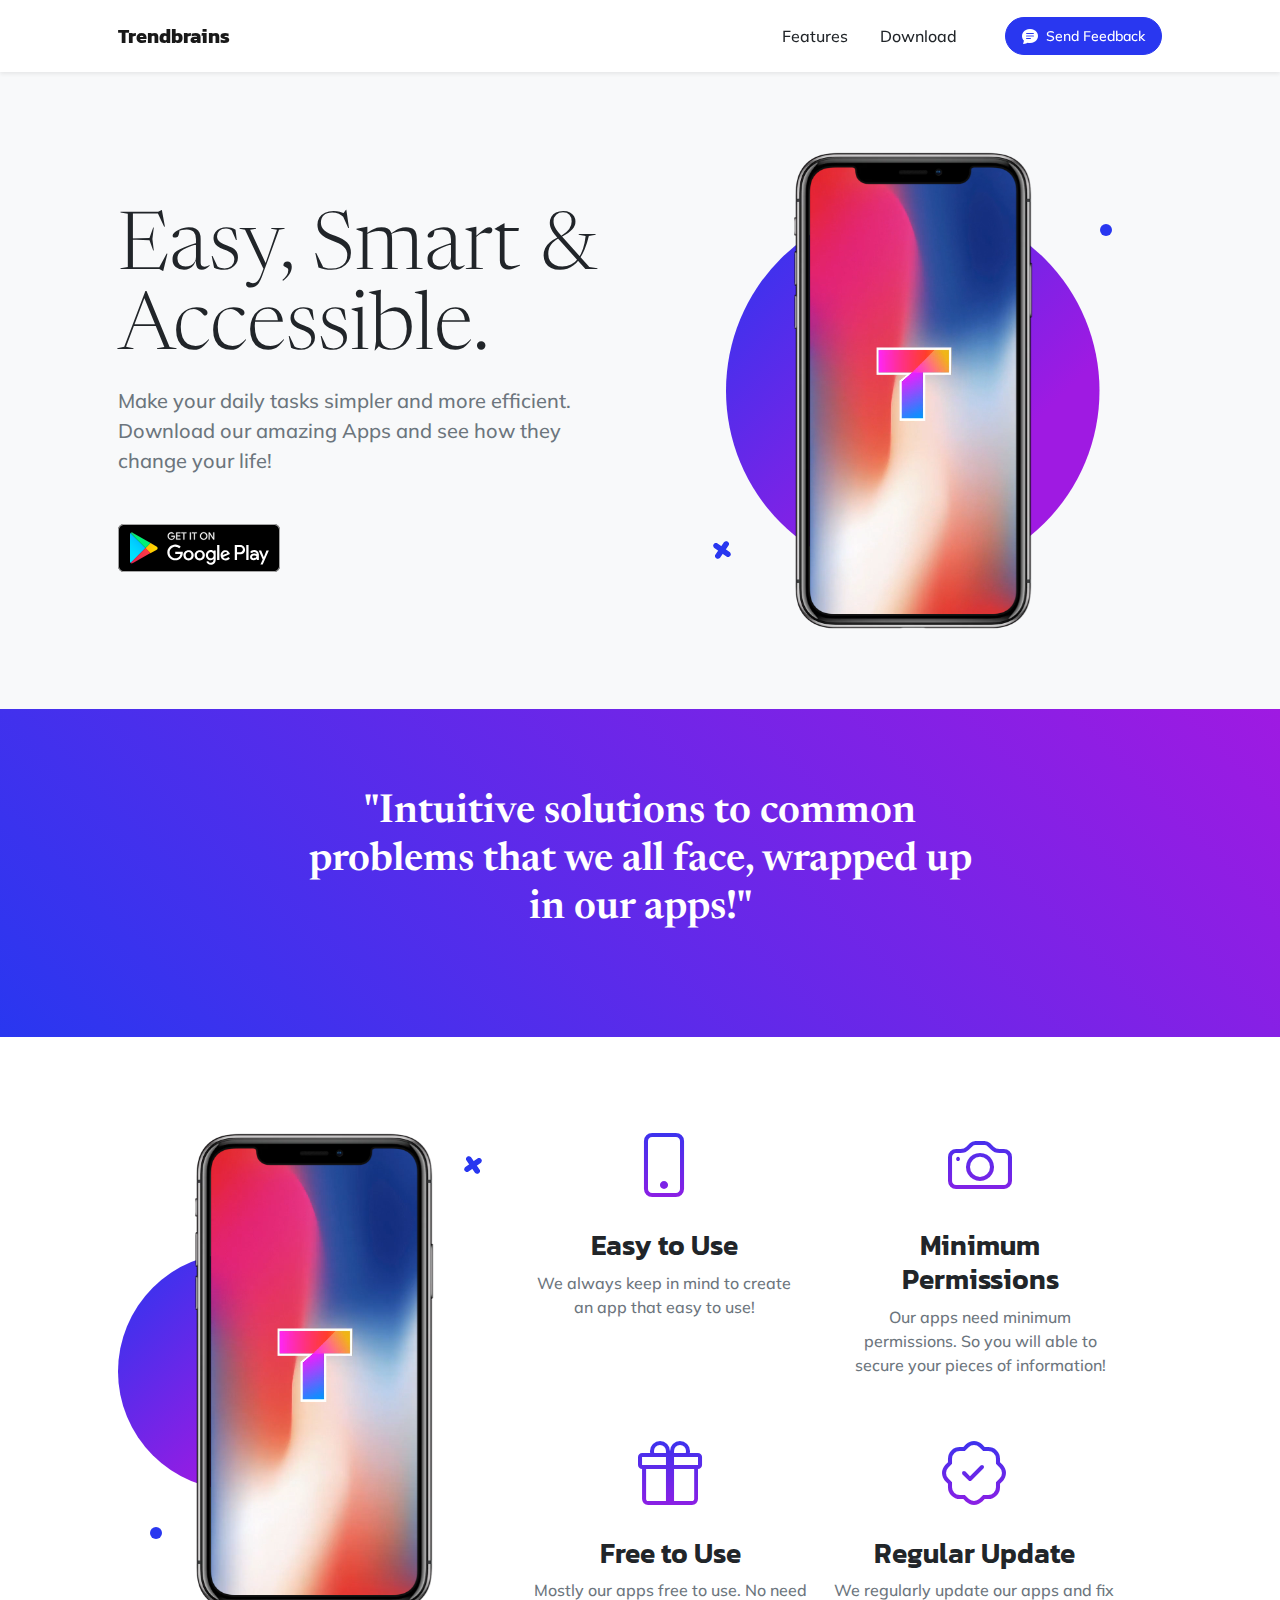
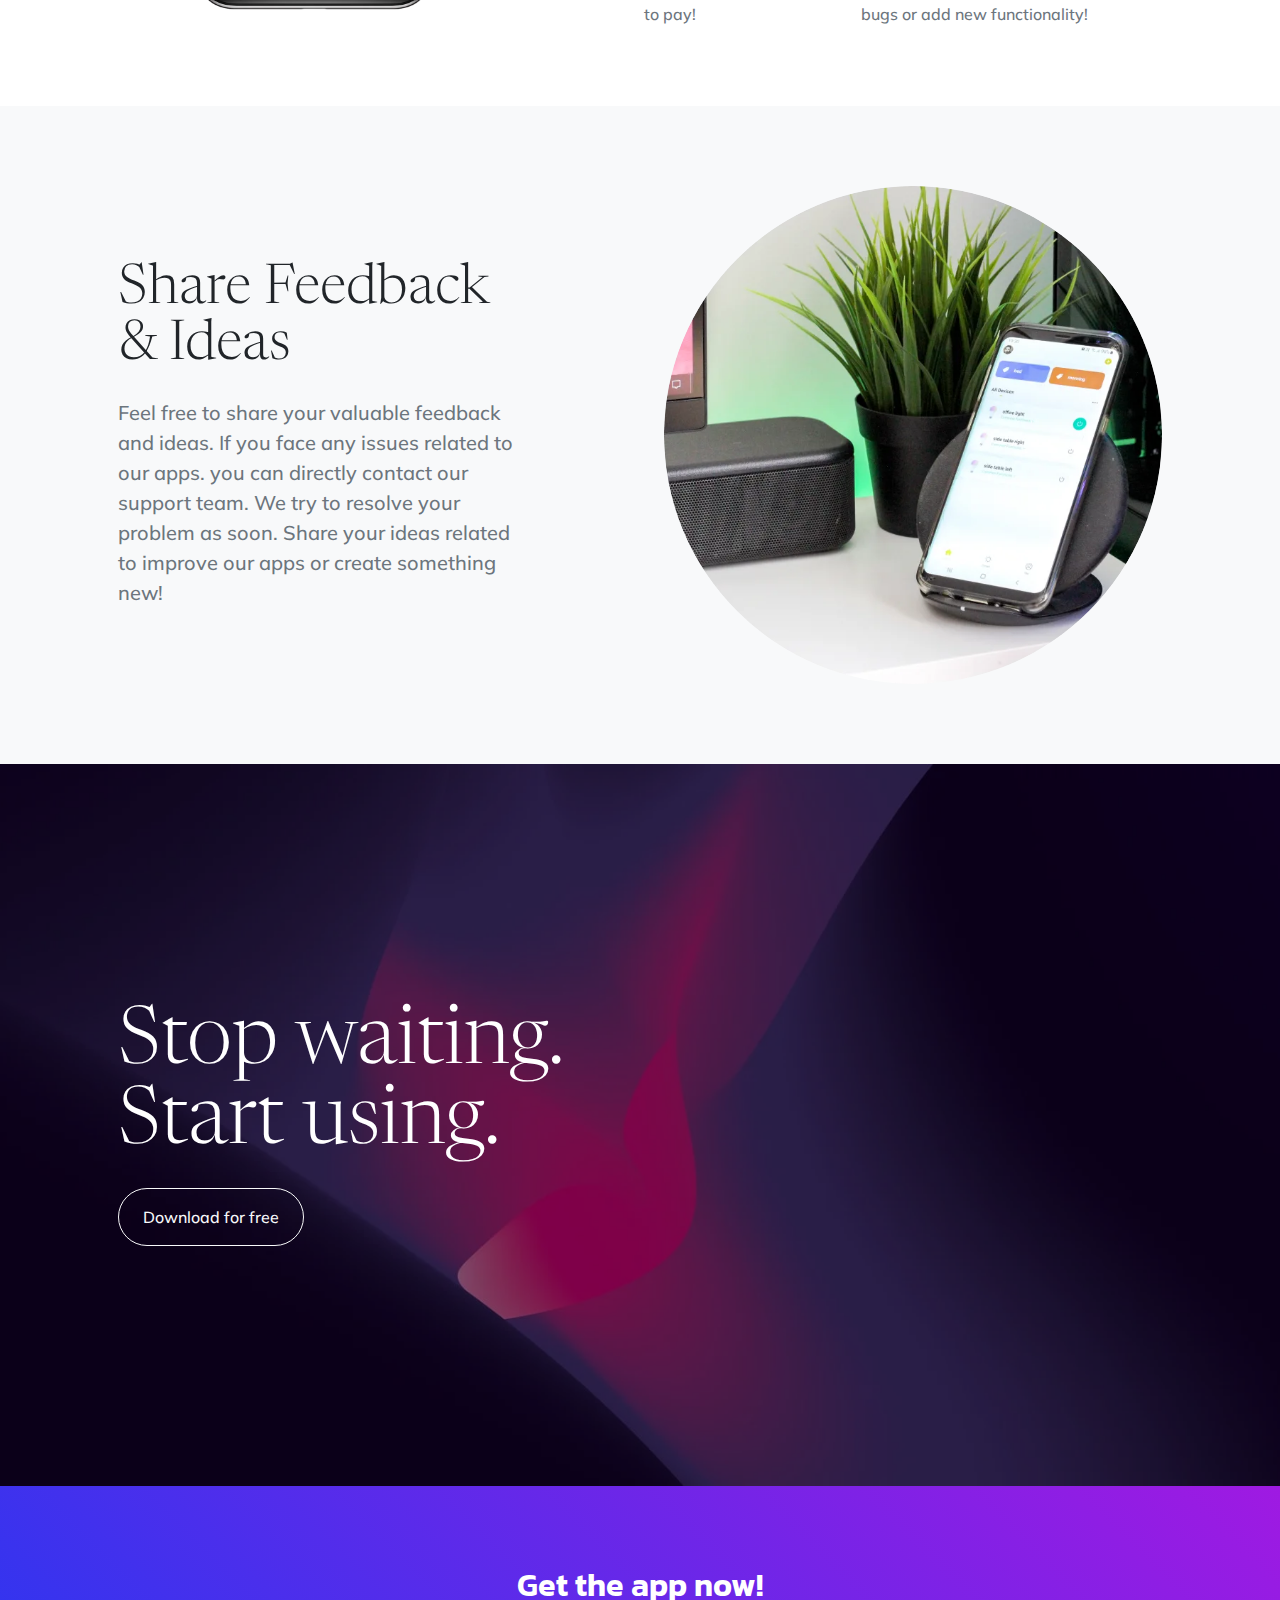
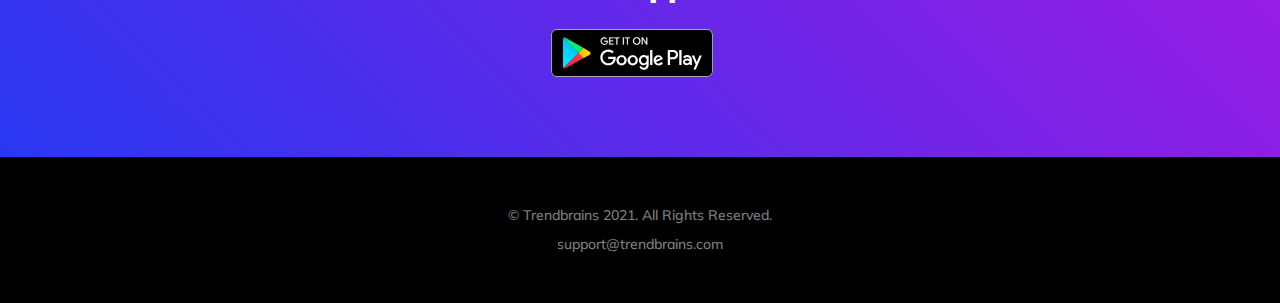
<file: index.html>
<!DOCTYPE html>
<html lang="en">

<head>
    <meta charset="utf-8" />
    <meta name="viewport" content="width=device-width, initial-scale=1, shrink-to-fit=no" />
    <meta name="description" content="" />
    <meta name="author" content="" />
    <title>Trendbrains</title>
    <link rel="icon" type="image/x-icon" href="assets/favicon.ico" />
    <!-- Bootstrap icons-->
    <link href="https://cdn.jsdelivr.net/npm/bootstrap-icons@1.5.0/font/bootstrap-icons.css" rel="stylesheet" />
    <!-- Google fonts-->
    <link rel="preconnect" href="https://fonts.gstatic.com" />
    <link href="https://fonts.googleapis.com/css2?family=Newsreader:ital,wght@0,600;1,600&amp;display=swap"
        rel="stylesheet" />
    <link
        href="https://fonts.googleapis.com/css2?family=Mulish:ital,wght@0,300;0,500;0,600;0,700;1,300;1,500;1,600;1,700&amp;display=swap"
        rel="stylesheet" />
    <link href="https://fonts.googleapis.com/css2?family=Kanit:ital,wght@0,400;1,400&amp;display=swap"
        rel="stylesheet" />
    <!-- Core theme CSS (includes Bootstrap)-->
    <link href="css/styles.css" rel="stylesheet" />
    
     <!-- Global site tag (gtag.js) - Google Analytics -->
    <script async src="https://www.googletagmanager.com/gtag/js?id=G-H2EH6DL6LW"></script>
    <script>
     window.dataLayer = window.dataLayer || [];
     function gtag(){dataLayer.push(arguments);}
     gtag('js', new Date());

      gtag('config', 'G-831TJ032DK');
    </script>
    
    </head>

<body id="page-top">
    
    <!-- Navigation-->
    <nav class="navbar navbar-expand-lg navbar-light fixed-top shadow-sm" id="mainNav">
        <div class="container px-5">
            <a class="navbar-brand fw-bold" href="#page-top">Trendbrains</a>
            <button class="navbar-toggler" type="button" data-bs-toggle="collapse" data-bs-target="#navbarResponsive"
                aria-controls="navbarResponsive" aria-expanded="false" aria-label="Toggle navigation">
                Menu
                <i class="bi-list"></i>
            </button>
            <div class="collapse navbar-collapse" id="navbarResponsive">
                <ul class="navbar-nav ms-auto me-4 my-3 my-lg-0">
                    <li class="nav-item"><a class="nav-link me-lg-3" href="#features">Features</a></li>
                    <li class="nav-item"><a class="nav-link me-lg-3" href="#download">Download</a></li>
                </ul>
                <button class="btn btn-primary rounded-pill px-3 mb-2 mb-lg-0" data-bs-toggle="modal"
                    data-bs-target="#feedbackModal">
                    <span class="d-flex align-items-center">
                        <i class="bi-chat-text-fill me-2"></i>
                        <span class="small">Send Feedback</span>
                    </span>
                </button>
            </div>
        </div>
    </nav>
    <!-- Mashead header-->
    <header class="masthead">
        <div class="container px-5">
            <div class="row gx-5 align-items-center">
                <div class="col-lg-6">
                    <!-- Mashead text and app badges-->
                    <div class="mb-5 mb-lg-0 text-center text-lg-start">
                        <h1 class="display-1 lh-1 mb-3">Easy, Smart & Accessible.</h1>
                        <p class="lead fw-normal text-muted mb-5">Make your daily tasks simpler and more efficient.
                            Download our amazing Apps and see how they change your life!</p>
                        <div class="d-flex flex-column flex-lg-row align-items-center">
                            <a class="me-lg-3 mb-4 mb-lg-0" type="developer page"
                                href="https://play.google.com/store/apps/dev?id=5927151686819374113"><img
                                    class="app-badge" src="assets/img/google-play-badge.svg" alt="..." /></a>
                            <!-- <a href="#!"><img class="app-badge" src="assets/img/app-store-badge.svg" alt="..." /></a>  -->
                        </div>
                    </div>
                </div>
                <div class="col-lg-6">
                    <!-- Masthead device mockup feature-->
                    <div class="masthead-device-mockup">
                        <svg class="circle" viewBox="0 0 100 100" xmlns="http://www.w3.org/2000/svg">
                            <defs>
                                <linearGradient id="circleGradient" gradientTransform="rotate(45)">
                                    <stop class="gradient-start-color" offset="0%"></stop>
                                    <stop class="gradient-end-color" offset="100%"></stop>
                                </linearGradient>
                            </defs>
                            <circle cx="50" cy="50" r="50"></circle>
                        </svg><svg class="shape-1 d-none d-sm-block" viewBox="0 0 240.83 240.83"
                            xmlns="http://www.w3.org/2000/svg">
                            <rect x="-32.54" y="78.39" width="305.92" height="84.05" rx="42.03"
                                transform="translate(120.42 -49.88) rotate(45)"></rect>
                            <rect x="-32.54" y="78.39" width="305.92" height="84.05" rx="42.03"
                                transform="translate(-49.88 120.42) rotate(-45)"></rect>
                        </svg><svg class="shape-2 d-none d-sm-block" viewBox="0 0 100 100"
                            xmlns="http://www.w3.org/2000/svg">
                            <circle cx="50" cy="50" r="50"></circle>
                        </svg>
                        <div class="device-wrapper">
                            <div class="device" data-device="iPhoneX" data-orientation="portrait" data-color="black">
                                <div class="screen bg-black">
                                    <!-- PUT CONTENTS HERE:-->
                                    <!-- * * This can be a video, image, or just about anything else.-->
                                    <!-- * * Set the max width of your media to 100% and the height to-->
                                    <!-- * * 100% like the demo example below.-->
                                    <video muted="muted" autoplay="" loop="" style="max-width: 100%; height: 100%">
                                        <source
                                            src="assets/img/mobile-screen.mp4"
                                            type="video/mp4" />
                                    </video>
                                </div>
                            </div>
                        </div>
                    </div>
                </div>
            </div>
        </div>
    </header>
    <!-- Quote/testimonial aside-->
    <aside class="text-center bg-gradient-primary-to-secondary">
        <div class="container px-5">
            <div class="row gx-5 justify-content-center">
                <div class="col-xl-8">
                    <div class="h2 fs-1 text-white mb-4">"Intuitive solutions to common problems that we all face,
                        wrapped up in our apps!"</div>
                    <!-- <img src="assets/img/tnw-logo.svg" alt="..." style="height: 3rem" /> -->
                </div>
            </div>
        </div>
    </aside>
    <!-- App features section-->
    <section id="features">
        <div class="container px-5">
            <div class="row gx-5 align-items-center">
                <div class="col-lg-8 order-lg-1 mb-5 mb-lg-0">
                    <div class="container-fluid px-5">
                        <div class="row gx-5">
                            <div class="col-md-6 mb-5">
                                <!-- Feature item-->
                                <div class="text-center">
                                    <i class="bi-phone icon-feature text-gradient d-block mb-3"></i>
                                    <h3 class="font-alt">Easy to Use</h3>
                                    <p class="text-muted mb-0">We always keep in mind to create an app that easy to use!
                                    </p>
                                </div>
                            </div>
                            <div class="col-md-6 mb-5">
                                <!-- Feature item-->
                                <div class="text-center">
                                    <i class="bi-camera icon-feature text-gradient d-block mb-3"></i>
                                    <h3 class="font-alt">Minimum Permissions</h3>
                                    <p class="text-muted mb-0">Our apps need minimum permissions. So you will able to
                                        secure your pieces of information!</p>
                                </div>
                            </div>
                        </div>
                        <div class="row">
                            <div class="col-md-6 mb-5 mb-md-0">
                                <!-- Feature item-->
                                <div class="text-center">
                                    <i class="bi-gift icon-feature text-gradient d-block mb-3"></i>
                                    <h3 class="font-alt">Free to Use</h3>
                                    <p class="text-muted mb-0">Mostly our apps free to use. No need to pay!</p>
                                </div>
                            </div>
                            <div class="col-md-6">
                                <!-- Feature item-->
                                <div class="text-center">
                                    <i class="bi-patch-check icon-feature text-gradient d-block mb-3"></i>
                                    <h3 class="font-alt">Regular Update</h3>
                                    <p class="text-muted mb-0">We regularly update our apps and fix bugs or add new
                                        functionality!</p>
                                </div>
                            </div>
                        </div>
                    </div>
                </div>
                <div class="col-lg-4 order-lg-0">
                    <!-- Features section device mockup-->
                    <div class="features-device-mockup">
                        <svg class="circle" viewBox="0 0 100 100" xmlns="http://www.w3.org/2000/svg">
                            <defs>
                                <linearGradient id="circleGradient" gradientTransform="rotate(45)">
                                    <stop class="gradient-start-color" offset="0%"></stop>
                                    <stop class="gradient-end-color" offset="100%"></stop>
                                </linearGradient>
                            </defs>
                            <circle cx="50" cy="50" r="50"></circle>
                        </svg><svg class="shape-1 d-none d-sm-block" viewBox="0 0 240.83 240.83"
                            xmlns="http://www.w3.org/2000/svg">
                            <rect x="-32.54" y="78.39" width="305.92" height="84.05" rx="42.03"
                                transform="translate(120.42 -49.88) rotate(45)"></rect>
                            <rect x="-32.54" y="78.39" width="305.92" height="84.05" rx="42.03"
                                transform="translate(-49.88 120.42) rotate(-45)"></rect>
                        </svg><svg class="shape-2 d-none d-sm-block" viewBox="0 0 100 100"
                            xmlns="http://www.w3.org/2000/svg">
                            <circle cx="50" cy="50" r="50"></circle>
                        </svg>
                        <div class="device-wrapper">
                            <div class="device" data-device="iPhoneX" data-orientation="portrait" data-color="black">
                                <div class="screen bg-black">
                                    <!-- PUT CONTENTS HERE:-->
                                    <!-- * * This can be a video, image, or just about anything else.-->
                                    <!-- * * Set the max width of your media to 100% and the height to-->
                                    <!-- * * 100% like the demo example below.-->
                                    <video muted="muted" autoplay="" loop="" style="max-width: 100%; height: 100%">
                                        <source
                                            src="assets/img/mobile-screen.mp4"
                                            type="video/mp4" />
                                    </video>
                                    <!-- assets/img/video-screen.mp4  -->
                                </div>
                            </div>
                        </div>
                    </div>
                </div>
            </div>
        </div>
    </section>
    <!-- Basic features section-->
    <section class="bg-light">
        <div class="container px-5">
            <div class="row gx-5 align-items-center justify-content-center justify-content-lg-between">
                <div class="col-12 col-lg-5">
                    <h2 class="display-4 lh-1 mb-4">Share Feedback & Ideas</h2>
                    <p class="lead fw-normal text-muted mb-5 mb-lg-0">Feel free to share your valuable feedback and
                        ideas. If you face any issues related to our apps. you can directly contact our support team. We
                        try to resolve your problem as soon. Share your ideas related to improve our apps or create
                        something new!</p>
                </div>
                <div class="col-sm-8 col-md-6">
                    <div class="px-5 px-sm-0"><img class="img-fluid rounded-circle"
                            src="assets/img/circle_feedback_image.webp" alt="..." /></div>
                </div>
            </div>
        </div>
    </section>
    <!-- Call to action section-->
    <section class="cta">
        <div class="cta-content">
            <div class="container px-5">
                <h2 class="text-white display-1 lh-1 mb-4">
                    Stop waiting.
                    <br />
                    Start using.
                </h2>
                <a class="btn btn-outline-light py-3 px-4 rounded-pill"
                    href="https://play.google.com/store/apps/dev?id=5927151686819374113" target="_blank">Download for
                    free</a>
            </div>
        </div>
    </section>
    <!-- App badge section-->
    <section class="bg-gradient-primary-to-secondary" id="download">
        <div class="container px-5">
            <h2 class="text-center text-white font-alt mb-4">Get the app now!</h2>
            <div class="d-flex flex-column flex-lg-row align-items-center justify-content-center">
                <a class="me-lg-3 mb-4 mb-lg-0"
                    href="https://play.google.com/store/apps/dev?id=5927151686819374113"><img class="app-badge"
                        src="assets/img/google-play-badge.svg" alt="..." /></a>
                <!-- <a href="#!"><img class="app-badge" src="assets/img/app-store-badge.svg" alt="..." /></a> -->
            </div>
        </div>
    </section>
    <!-- Footer-->
    <footer class="bg-black text-center py-5">
        <div class="container px-5">
            <div class="text-white-50 small">
                <div class="mb-2">&copy; Trendbrains 2021. All Rights Reserved.</div>
                <a>support@trendbrains.com</a>

                <!-- <a href="#!">Privacy</a>
                    <span class="mx-1">&middot;</span>
                    <a href="#!">Terms</a>
                    <span class="mx-1">&middot;</span>
                    <a href="#!">FAQ</a>  -->
            </div>
        </div>
    </footer>
    <!-- Feedback modal-->
    <div class="modal fade" id="feedbackModal" tabindex="-1" aria-labelledby="feedbackModalLabel" aria-hidden="true">
        <div class="modal-dialog modal-dialog-centered">
            <div class="modal-content">
                <div class="modal-header bg-gradient-primary-to-secondary p-4">
                    <h5 class="modal-title font-alt text-white" id="feedbackModalLabel">Send feedback</h5>
                    <button class="btn-close btn-close-white" type="button" data-bs-dismiss="modal"
                        aria-label="Close"></button>
                </div>
                <div class="modal-body border-0 p-4">
                    <form action="mailto:support@trendbrains.com" method="post" enctype="text/plain">
                        <!--  <div class="form-floating mb-4">
                                <input class="form-control" id="inputName" type="text" placeholder="Enter your name..." />
                                <label for="inputName">Name</label>
                            </div> -->
                        <div class="form-floating mb-4">
                            <input class="form-control" id="inputEmail" type="email" placeholder="name@example.com"
                                value="support@trendbrains.com" readonly />
                            <label for="inputEmail">Email address</label>
                        </div>
                        <!-- <div class="form-floating mb-4">
                                <input class="form-control" id="inputPhone" type="tel" placeholder="(123) 456-7890" />
                                <label for="inputPhone">Phone number</label> 
                            </div> 
                            <div class="form-floating mb-4">
                                <textarea class="form-control" id="inputMessage" placeholder="Enter your message here..." style="height: 10rem"></textarea>
                                <label for="inputMessage">Message</label>
                            </div> 
                            <div class="d-grid"><button class="btn btn-primary rounded-pill py-3" type="submit">Submit</button></div> -->
                    </form>
                </div>
            </div>
        </div>
    </div>
    <!-- Bootstrap core JS-->
    <script src="https://cdn.jsdelivr.net/npm/bootstrap@5.0.1/dist/js/bootstrap.bundle.min.js"></script>
    <!-- Core theme JS-->
    <script src="js/scripts.js"></script>
    
</body>

</html>
</file>
